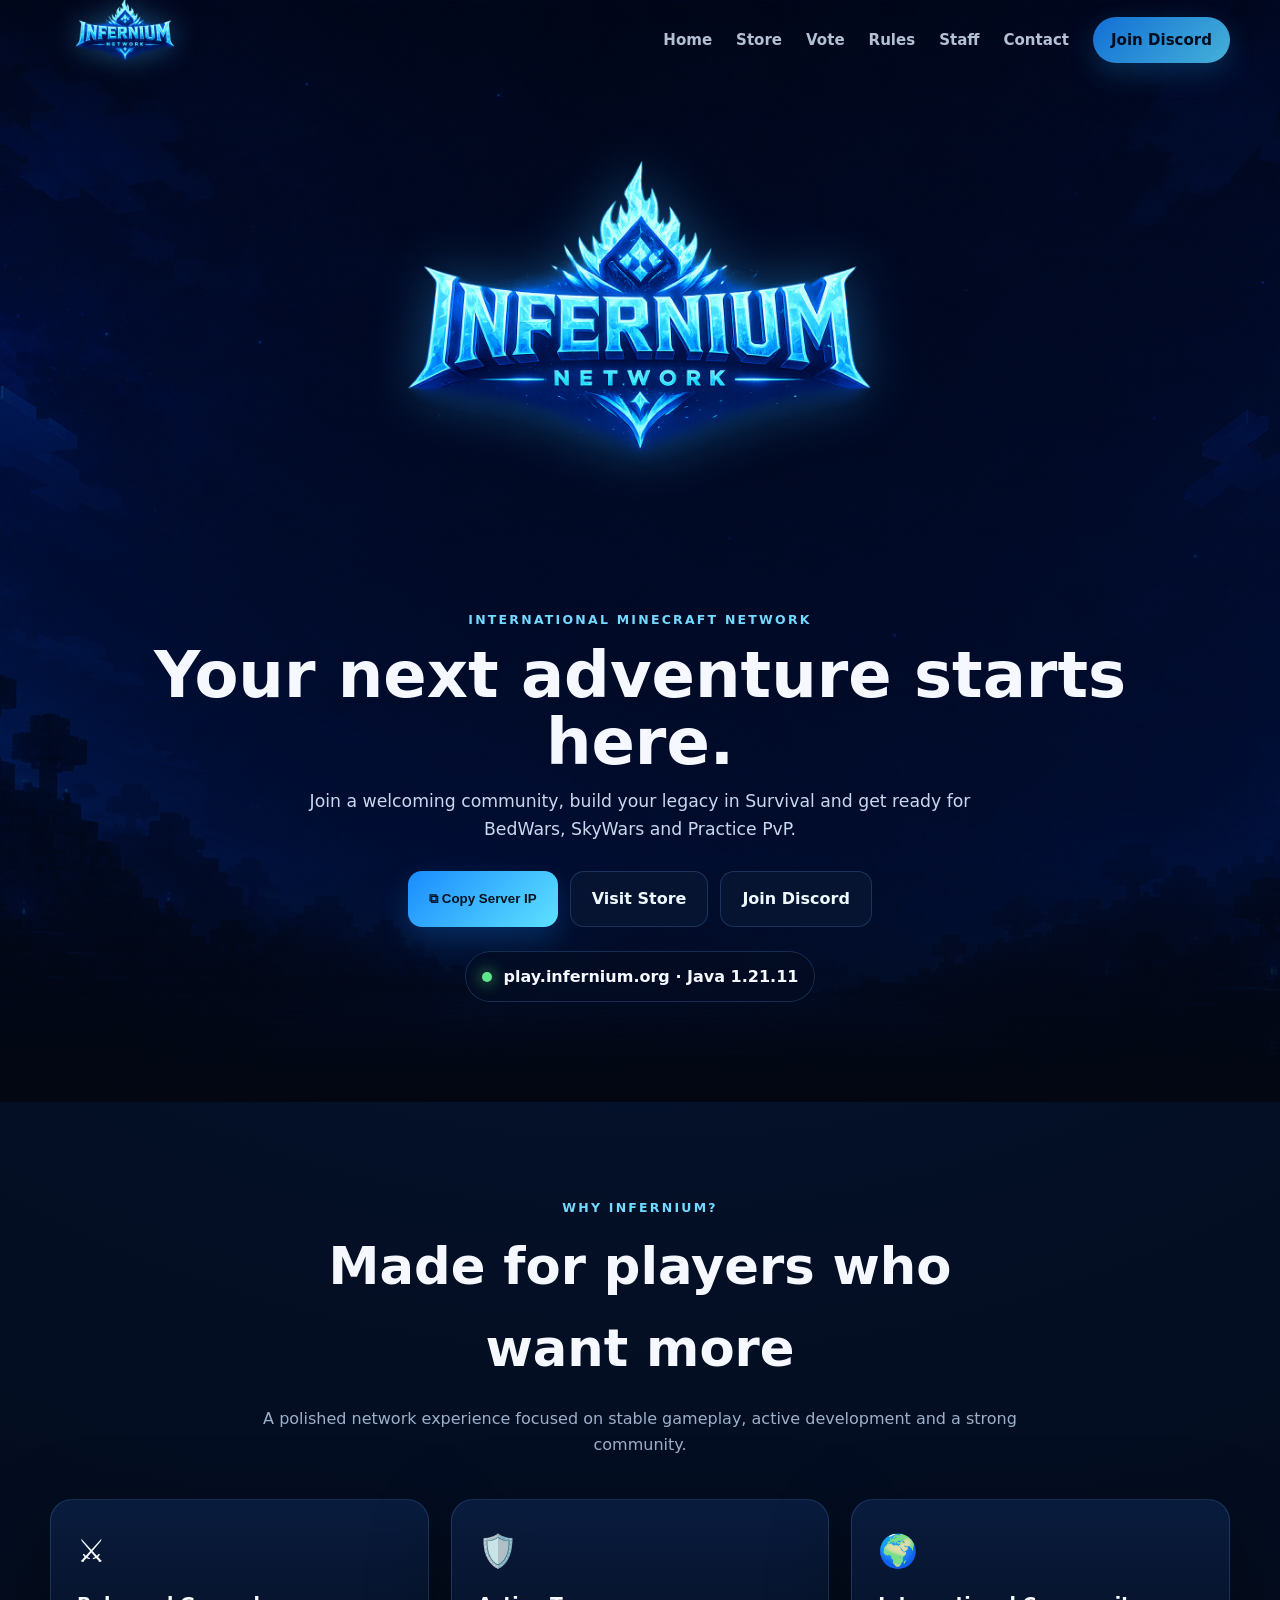
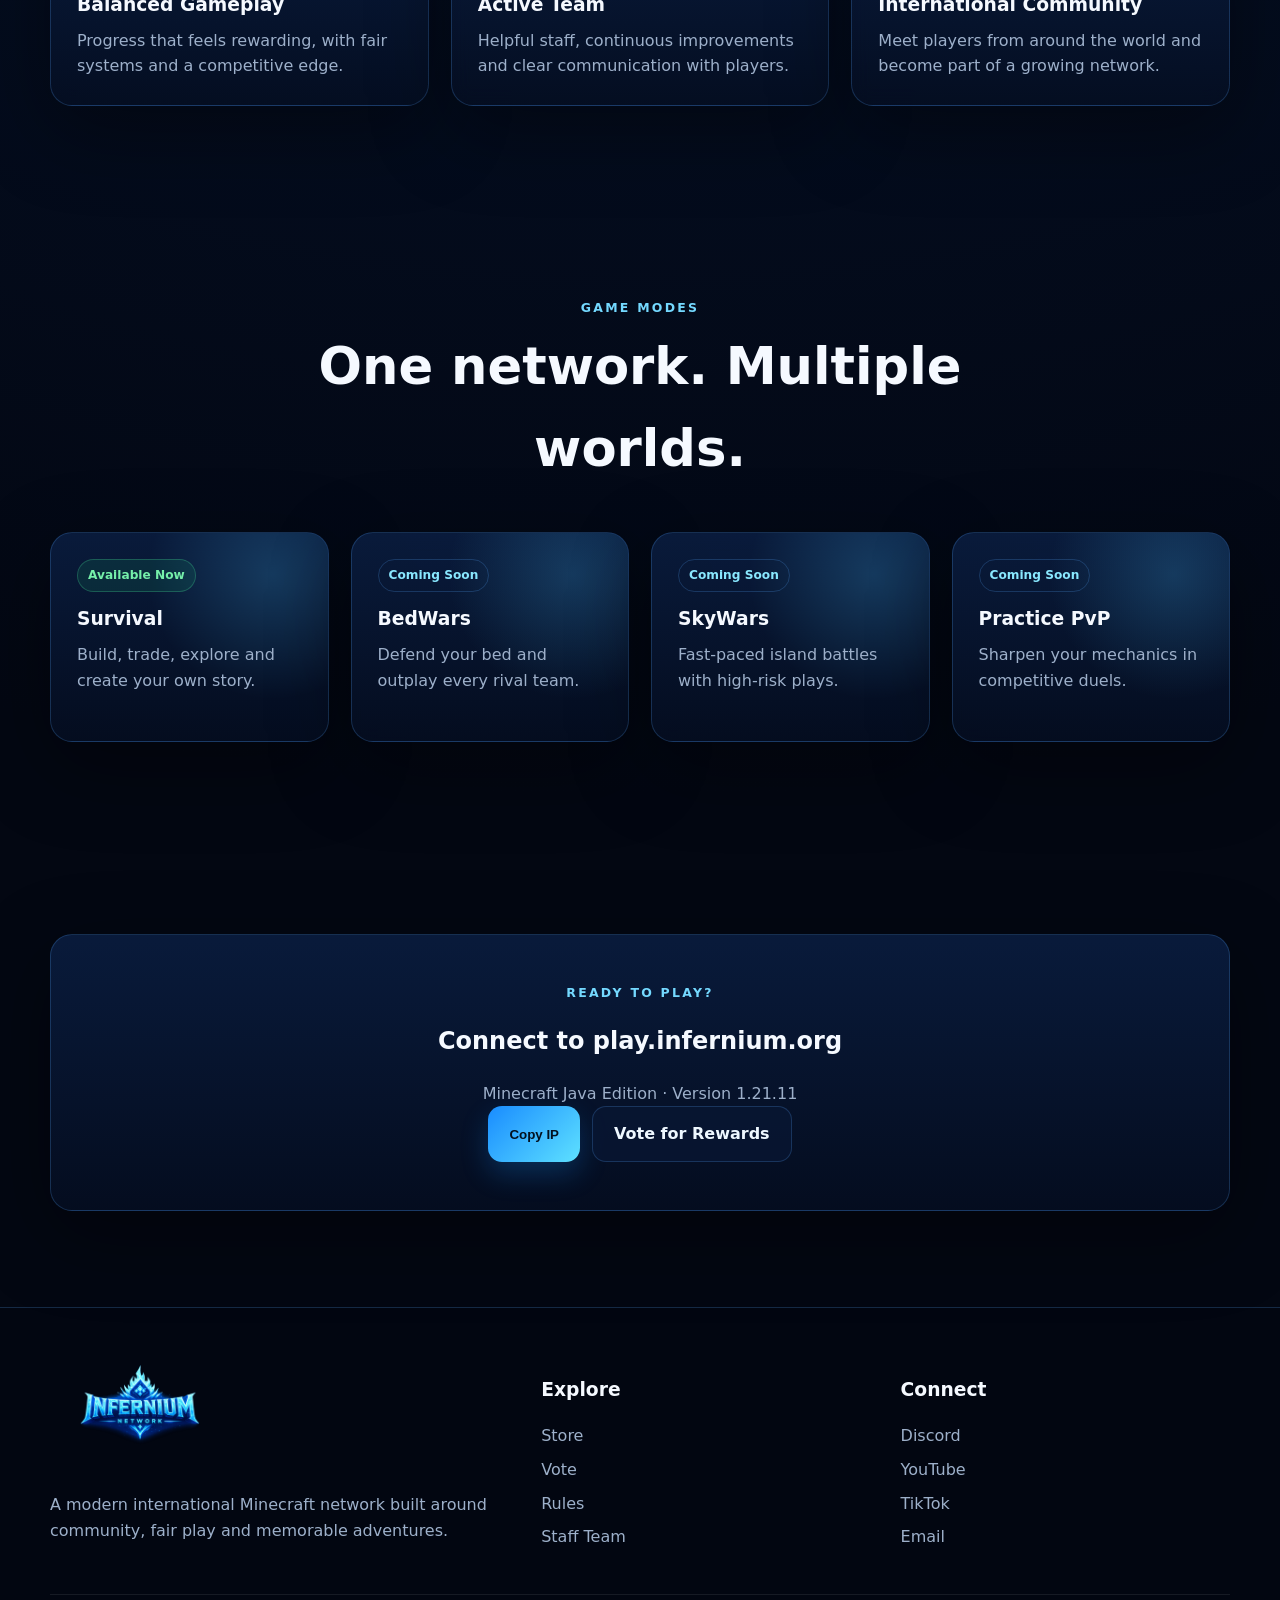
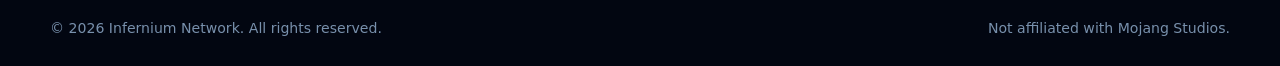
<file: index.html>
<!doctype html><html lang="en"><head><meta charset="utf-8"><meta name="viewport" content="width=device-width,initial-scale=1"><meta name="theme-color" content="#071b4d"><meta name="description" content="Infernium Network — international Minecraft server with Survival and upcoming competitive game modes."><title>Infernium Network | Minecraft Server</title><link rel="stylesheet" href="css/style.css"></head><body><header class="site-header"><div class="container navbar"><a class="brand" href="index.html"><img src="images/logo.png" alt="Infernium Network"></a><button class="menu-btn" aria-label="Open menu">☰</button><nav class="nav-links"><a href="index.html">Home</a><a href="store.html">Store</a><a href="vote.html">Vote</a><a href="rules.html">Rules</a><a href="staff.html">Staff</a><a href="contact.html">Contact</a><a class="nav-cta" href="https://discord.gg/QWWmxSHefB" target="_blank" rel="noopener">Join Discord</a></nav></div></header>
<main><section class="hero"><div class="container hero-content"><img class="hero-logo" src="images/logo.png" alt="Infernium Network"><div class="eyebrow">International Minecraft Network</div><h1>Your next adventure starts here.</h1><p>Join a welcoming community, build your legacy in Survival and get ready for BedWars, SkyWars and Practice PvP.</p><div class="hero-actions"><button class="btn" data-copy-ip>⧉ Copy Server IP</button><a class="btn secondary" href="https://infernium-smp.tebex.store/" target="_blank">Visit Store</a><a class="btn secondary" href="https://discord.gg/QWWmxSHefB" target="_blank">Join Discord</a></div><div class="server-pill" data-server-status><span class="status-dot"></span>Checking server status…</div></div></section>
<section class="section"><div class="container"><div class="section-head reveal"><div class="eyebrow">Why Infernium?</div><h2>Made for players who want more</h2><p>A polished network experience focused on stable gameplay, active development and a strong community.</p></div><div class="grid features"><article class="card reveal"><div class="feature-icon">⚔️</div><h3>Balanced Gameplay</h3><p>Progress that feels rewarding, with fair systems and a competitive edge.</p></article><article class="card reveal"><div class="feature-icon">🛡️</div><h3>Active Team</h3><p>Helpful staff, continuous improvements and clear communication with players.</p></article><article class="card reveal"><div class="feature-icon">🌍</div><h3>International Community</h3><p>Meet players from around the world and become part of a growing network.</p></article></div></div></section>
<section class="section"><div class="container"><div class="section-head reveal"><div class="eyebrow">Game Modes</div><h2>One network. Multiple worlds.</h2></div><div class="grid modes"><article class="card mode-card reveal"><span class="tag live">Available Now</span><h3>Survival</h3><p>Build, trade, explore and create your own story.</p></article><article class="card mode-card reveal"><span class="tag">Coming Soon</span><h3>BedWars</h3><p>Defend your bed and outplay every rival team.</p></article><article class="card mode-card reveal"><span class="tag">Coming Soon</span><h3>SkyWars</h3><p>Fast-paced island battles with high-risk plays.</p></article><article class="card mode-card reveal"><span class="tag">Coming Soon</span><h3>Practice PvP</h3><p>Sharpen your mechanics in competitive duels.</p></article></div></div></section>
<section class="section"><div class="container card reveal" style="text-align:center;padding:48px"><div class="eyebrow">Ready to play?</div><h2>Connect to play.infernium.org</h2><p style="color:var(--muted)">Minecraft Java Edition · Version 1.21.11</p><div class="button-row"><button class="btn" data-copy-ip>Copy IP</button><a class="btn secondary" href="vote.html">Vote for Rewards</a></div></div></section></main><footer class="site-footer"><div class="container"><div class="footer-grid"><div><img class="footer-logo" src="images/logo.png" alt="Infernium Network"><p style="color:var(--muted);max-width:440px">A modern international Minecraft network built around community, fair play and memorable adventures.</p></div><div><h3>Explore</h3><div class="footer-links"><a href="store.html">Store</a><a href="vote.html">Vote</a><a href="rules.html">Rules</a><a href="staff.html">Staff Team</a></div></div><div><h3>Connect</h3><div class="footer-links"><a href="https://discord.gg/QWWmxSHefB" target="_blank">Discord</a><a href="https://www.youtube.com/@%E5%BD%B1%E9%9B%B6-y7g2w" target="_blank">YouTube</a><a href="https://www.tiktok.com/@infernium.smp?is_from_webapp=1&sender_device=pc" target="_blank">TikTok</a><a href="mailto:itsreikage@gmail.com">Email</a></div></div></div><div class="footer-bottom"><span>© 2026 Infernium Network. All rights reserved.</span><span>Not affiliated with Mojang Studios.</span></div></div></footer><div class="toast"></div><script src="js/script.js"></script></body></html>
</file>
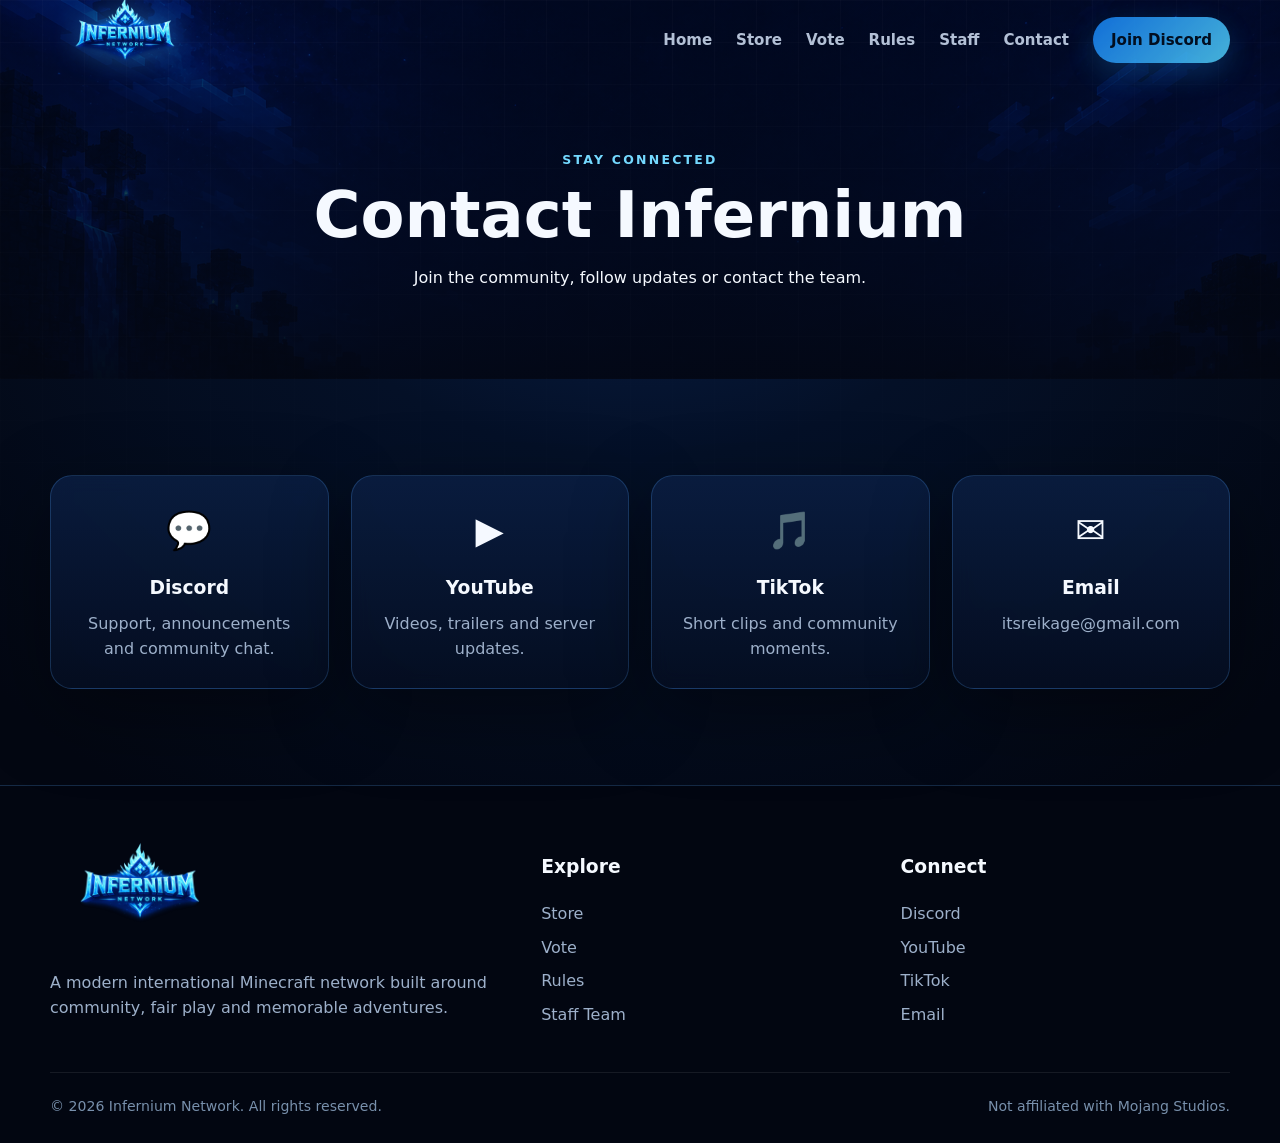
<file: contact.html>
<!doctype html><html lang="en"><head><meta charset="utf-8"><meta name="viewport" content="width=device-width,initial-scale=1"><title>Contact | Infernium Network</title><link rel="stylesheet" href="css/style.css"></head><body><header class="site-header"><div class="container navbar"><a class="brand" href="index.html"><img src="images/logo.png" alt="Infernium Network"></a><button class="menu-btn" aria-label="Open menu">☰</button><nav class="nav-links"><a href="index.html">Home</a><a href="store.html">Store</a><a href="vote.html">Vote</a><a href="rules.html">Rules</a><a href="staff.html">Staff</a><a href="contact.html">Contact</a><a class="nav-cta" href="https://discord.gg/QWWmxSHefB" target="_blank" rel="noopener">Join Discord</a></nav></div></header><main><section class="page-hero"><div class="container"><div class="eyebrow">Stay Connected</div><h1>Contact Infernium</h1><p>Join the community, follow updates or contact the team.</p></div></section><section class="section"><div class="container"><div class="grid contact-grid"><a class="card contact-card reveal" href="https://discord.gg/QWWmxSHefB" target="_blank"><div class="icon">💬</div><h3>Discord</h3><p>Support, announcements and community chat.</p></a><a class="card contact-card reveal" href="https://www.youtube.com/@%E5%BD%B1%E9%9B%B6-y7g2w" target="_blank"><div class="icon">▶️</div><h3>YouTube</h3><p>Videos, trailers and server updates.</p></a><a class="card contact-card reveal" href="https://www.tiktok.com/@infernium.smp?is_from_webapp=1&sender_device=pc" target="_blank"><div class="icon">🎵</div><h3>TikTok</h3><p>Short clips and community moments.</p></a><a class="card contact-card reveal" href="mailto:itsreikage@gmail.com"><div class="icon">✉️</div><h3>Email</h3><p>itsreikage@gmail.com</p></a></div></div></section></main><footer class="site-footer"><div class="container"><div class="footer-grid"><div><img class="footer-logo" src="images/logo.png" alt="Infernium Network"><p style="color:var(--muted);max-width:440px">A modern international Minecraft network built around community, fair play and memorable adventures.</p></div><div><h3>Explore</h3><div class="footer-links"><a href="store.html">Store</a><a href="vote.html">Vote</a><a href="rules.html">Rules</a><a href="staff.html">Staff Team</a></div></div><div><h3>Connect</h3><div class="footer-links"><a href="https://discord.gg/QWWmxSHefB" target="_blank">Discord</a><a href="https://www.youtube.com/@%E5%BD%B1%E9%9B%B6-y7g2w" target="_blank">YouTube</a><a href="https://www.tiktok.com/@infernium.smp?is_from_webapp=1&sender_device=pc" target="_blank">TikTok</a><a href="mailto:itsreikage@gmail.com">Email</a></div></div></div><div class="footer-bottom"><span>© 2026 Infernium Network. All rights reserved.</span><span>Not affiliated with Mojang Studios.</span></div></div></footer><div class="toast"></div><script src="js/script.js"></script></body></html>
</file>
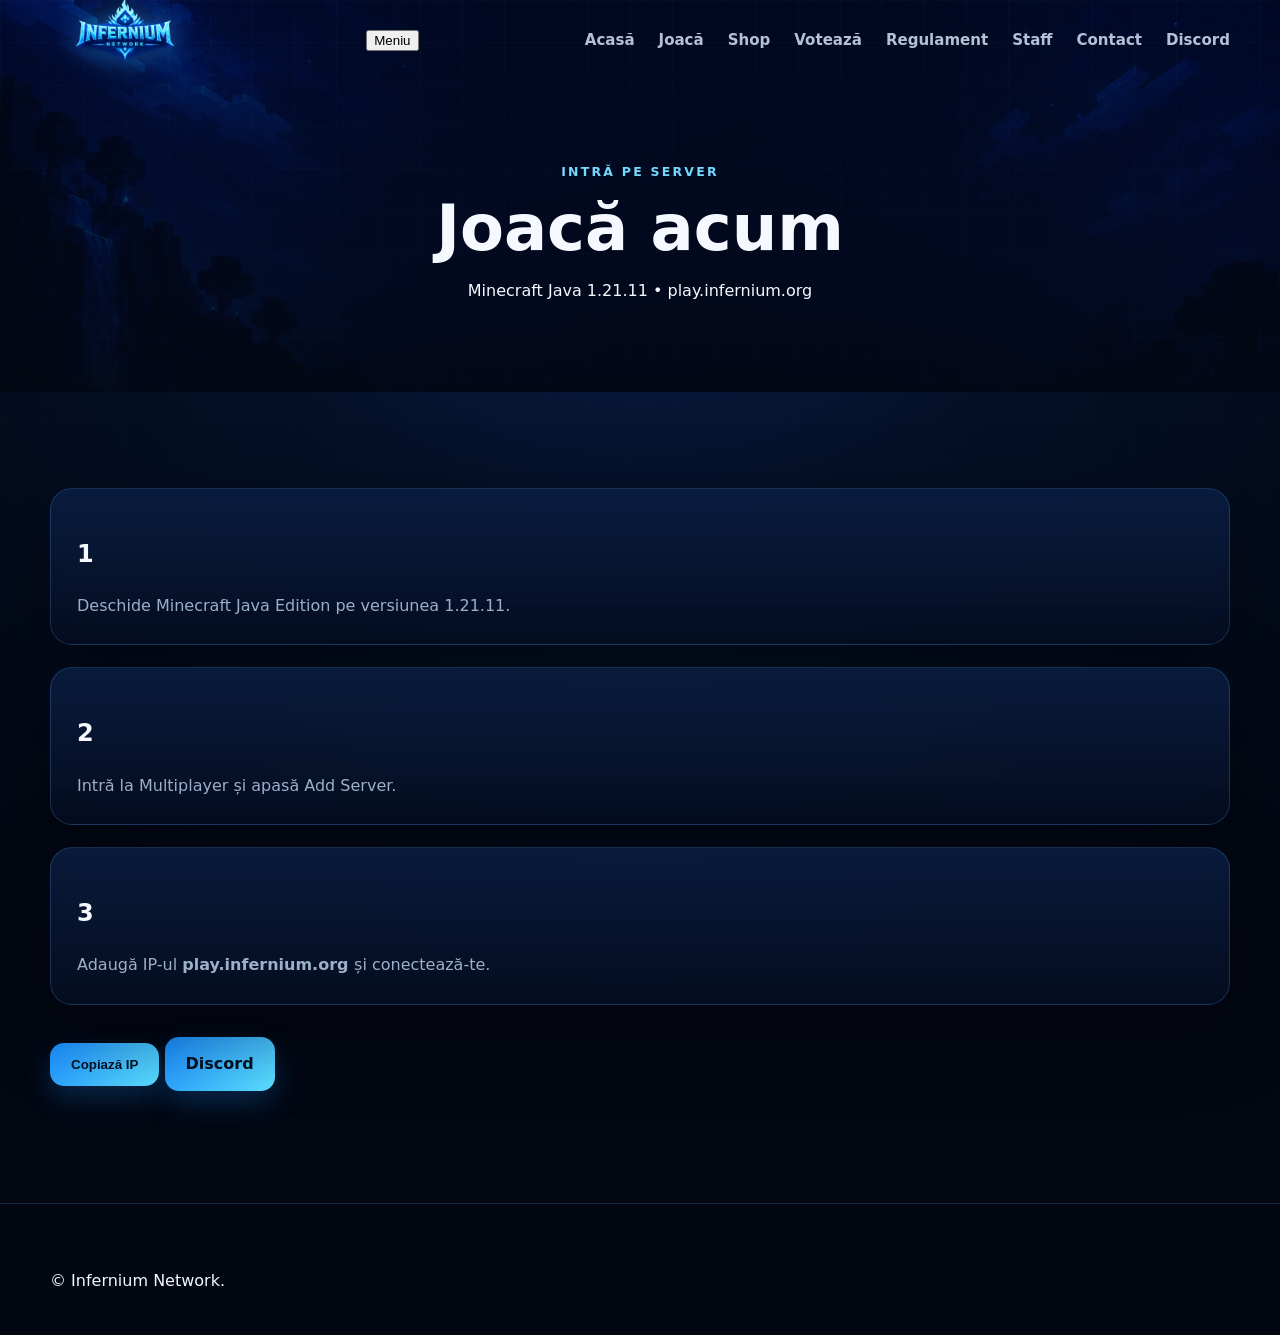
<file: play.html>
<!DOCTYPE html>
<html lang="ro">
 <head>
  <meta charset="utf-8"/>
  <meta content="width=device-width,initial-scale=1" name="viewport"/>
  <title>
   Joacă | Infernium Network
  </title>
  <link href="css/style.css" rel="stylesheet"/>
 </head>
 <body>
  <header class="site-header">
   <div class="container navbar">
    <a class="brand" href="index.html">
     <img src="images/logo.png"/>
    </a>
    <button class="menu-toggle">
     Meniu
    </button>
    <nav class="nav-links">
     <a href="index.html">
      Acasă
     </a>
     <a href="play.html">
      Joacă
     </a>
     <a href="store.html">
      Shop
     </a>
     <a href="vote.html">
      Votează
     </a>
     <a href="rules.html">
      Regulament
     </a>
     <a href="staff.html">
      Staff
     </a>
     <a href="contact.html">
      Contact
     </a>
     <a class="nav-discord" href="https://discord.gg/QWWmxSHefB">
      Discord
     </a>
    </nav>
   </div>
  </header>
  <main>
   <section class="page-hero">
    <p class="eyebrow">
     Intră pe server
    </p>
    <h1>
     Joacă acum
    </h1>
    <p>
     Minecraft Java 1.21.11 • play.infernium.org
    </p>
   </section>
   <section class="section">
    <div class="container">
     <div class="grid grid-3">
      <article class="card reveal">
       <h2>
        1
       </h2>
       <p>
        Deschide Minecraft Java Edition pe versiunea 1.21.11.
       </p>
      </article>
      <article class="card reveal">
       <h2>
        2
       </h2>
       <p>
        Intră la Multiplayer și apasă Add Server.
       </p>
      </article>
      <article class="card reveal">
       <h2>
        3
       </h2>
       <p>
        Adaugă IP-ul
        <strong>
         play.infernium.org
        </strong>
        și conectează-te.
       </p>
      </article>
     </div>
     <div class="actions" style="margin-top:32px">
      <button class="btn btn-primary" data-copy-ip="" data-message-target="#copy-message">
       Copiază IP
      </button>
      <a class="btn btn-discord" href="https://discord.gg/QWWmxSHefB">
       Discord
      </a>
     </div>
     <p class="copy-message" id="copy-message" style="text-align:center">
     </p>
    </div>
   </section>
  </main>
  <footer class="site-footer">
   <div class="container">
    <p class="copyright">
     ©
     <span data-year="">
     </span>
     Infernium Network.
    </p>
   </div>
  </footer>
  <script src="js/script.js">
  </script>
 </body>
</html>
</file>
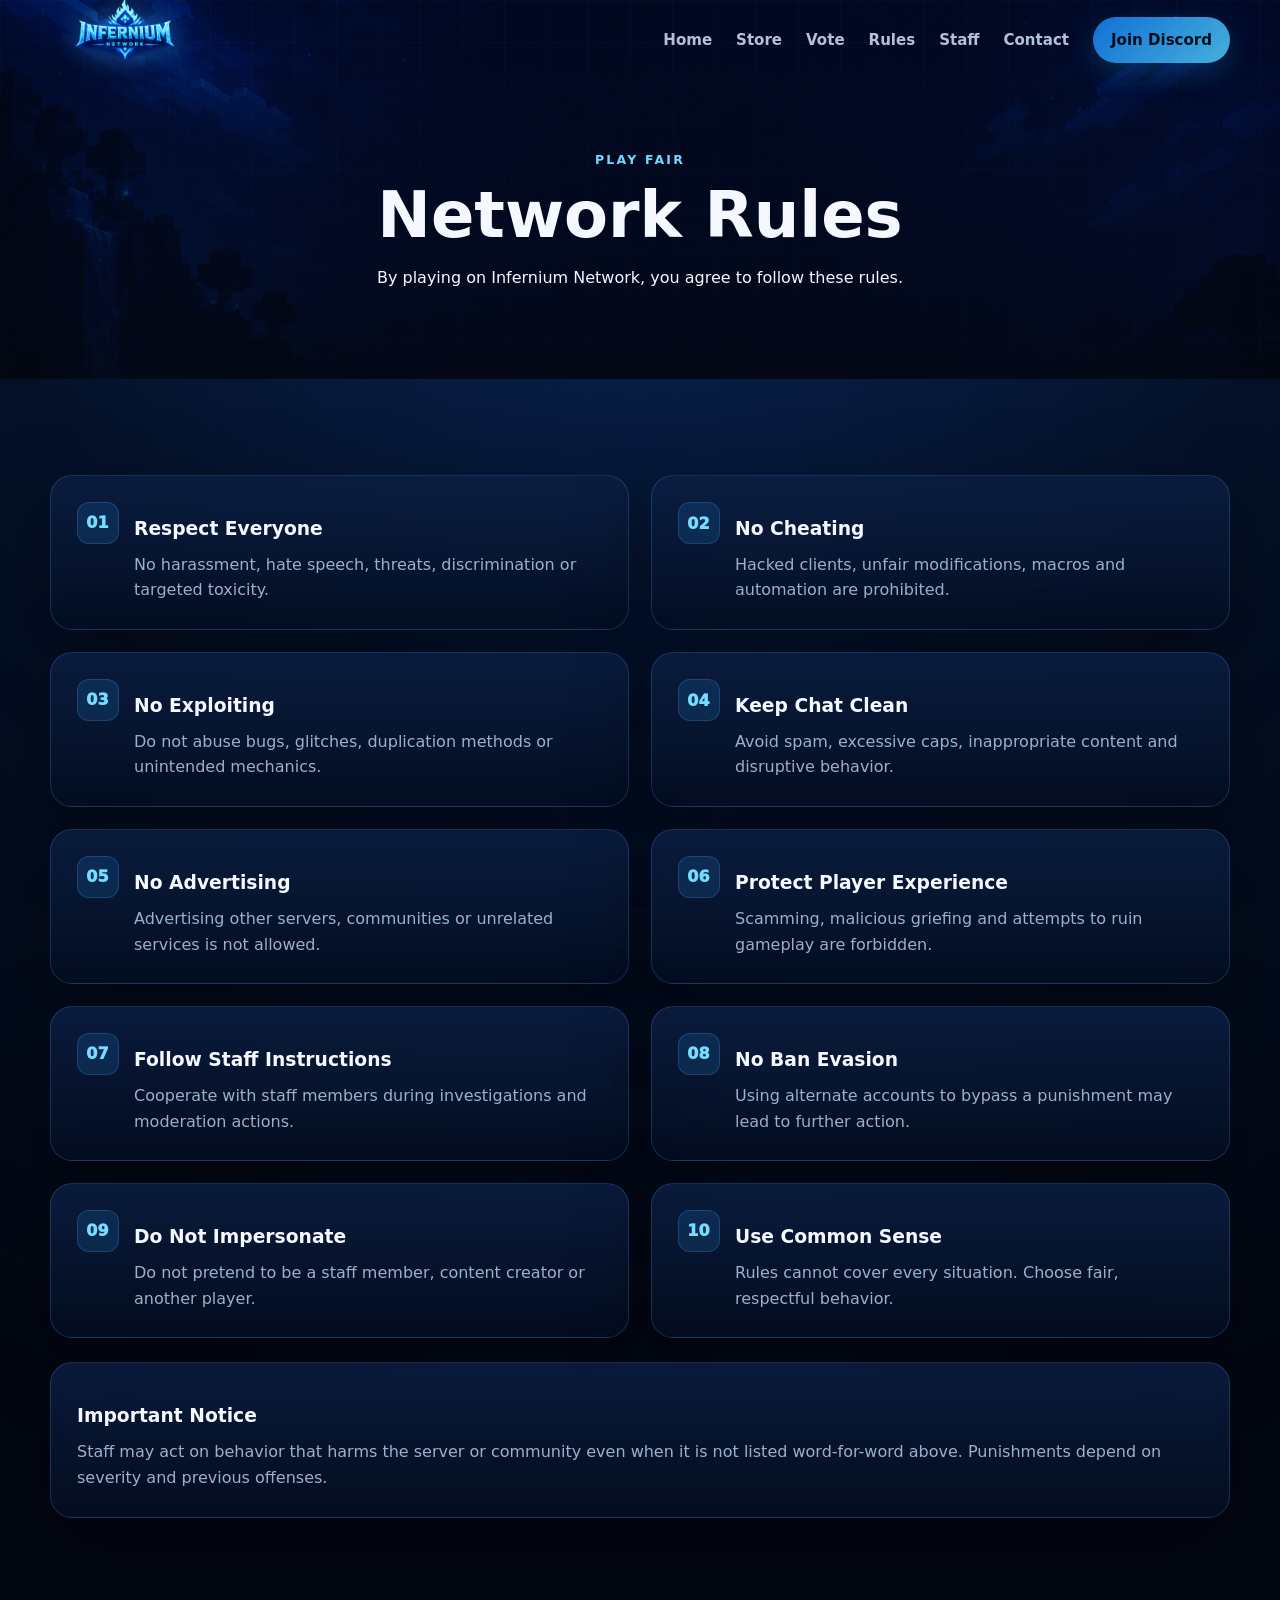
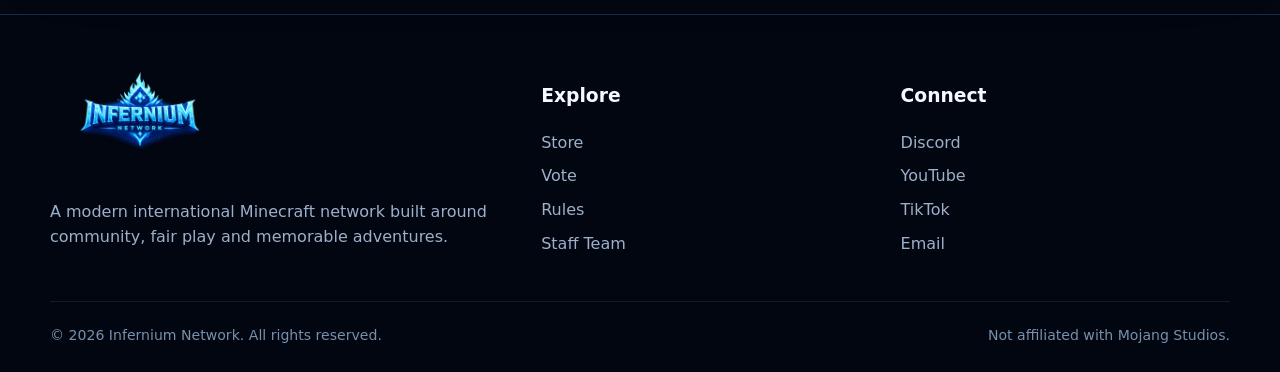
<file: rules.html>
<!doctype html><html lang="en"><head><meta charset="utf-8"><meta name="viewport" content="width=device-width,initial-scale=1"><title>Rules | Infernium Network</title><link rel="stylesheet" href="css/style.css"></head><body><header class="site-header"><div class="container navbar"><a class="brand" href="index.html"><img src="images/logo.png" alt="Infernium Network"></a><button class="menu-btn" aria-label="Open menu">☰</button><nav class="nav-links"><a href="index.html">Home</a><a href="store.html">Store</a><a href="vote.html">Vote</a><a href="rules.html">Rules</a><a href="staff.html">Staff</a><a href="contact.html">Contact</a><a class="nav-cta" href="https://discord.gg/QWWmxSHefB" target="_blank" rel="noopener">Join Discord</a></nav></div></header><main><section class="page-hero"><div class="container"><div class="eyebrow">Play Fair</div><h1>Network Rules</h1><p>By playing on Infernium Network, you agree to follow these rules.</p></div></section><section class="section"><div class="container"><div class="grid rules-grid">
<article class="card rule reveal"><div class="rule-number">01</div><div><h3>Respect Everyone</h3><p>No harassment, hate speech, threats, discrimination or targeted toxicity.</p></div></article><article class="card rule reveal"><div class="rule-number">02</div><div><h3>No Cheating</h3><p>Hacked clients, unfair modifications, macros and automation are prohibited.</p></div></article><article class="card rule reveal"><div class="rule-number">03</div><div><h3>No Exploiting</h3><p>Do not abuse bugs, glitches, duplication methods or unintended mechanics.</p></div></article><article class="card rule reveal"><div class="rule-number">04</div><div><h3>Keep Chat Clean</h3><p>Avoid spam, excessive caps, inappropriate content and disruptive behavior.</p></div></article><article class="card rule reveal"><div class="rule-number">05</div><div><h3>No Advertising</h3><p>Advertising other servers, communities or unrelated services is not allowed.</p></div></article><article class="card rule reveal"><div class="rule-number">06</div><div><h3>Protect Player Experience</h3><p>Scamming, malicious griefing and attempts to ruin gameplay are forbidden.</p></div></article><article class="card rule reveal"><div class="rule-number">07</div><div><h3>Follow Staff Instructions</h3><p>Cooperate with staff members during investigations and moderation actions.</p></div></article><article class="card rule reveal"><div class="rule-number">08</div><div><h3>No Ban Evasion</h3><p>Using alternate accounts to bypass a punishment may lead to further action.</p></div></article><article class="card rule reveal"><div class="rule-number">09</div><div><h3>Do Not Impersonate</h3><p>Do not pretend to be a staff member, content creator or another player.</p></div></article><article class="card rule reveal"><div class="rule-number">10</div><div><h3>Use Common Sense</h3><p>Rules cannot cover every situation. Choose fair, respectful behavior.</p></div></article></div><div class="card reveal" style="margin-top:24px"><h3>Important Notice</h3><p>Staff may act on behavior that harms the server or community even when it is not listed word-for-word above. Punishments depend on severity and previous offenses.</p></div></div></section></main><footer class="site-footer"><div class="container"><div class="footer-grid"><div><img class="footer-logo" src="images/logo.png" alt="Infernium Network"><p style="color:var(--muted);max-width:440px">A modern international Minecraft network built around community, fair play and memorable adventures.</p></div><div><h3>Explore</h3><div class="footer-links"><a href="store.html">Store</a><a href="vote.html">Vote</a><a href="rules.html">Rules</a><a href="staff.html">Staff Team</a></div></div><div><h3>Connect</h3><div class="footer-links"><a href="https://discord.gg/QWWmxSHefB" target="_blank">Discord</a><a href="https://www.youtube.com/@%E5%BD%B1%E9%9B%B6-y7g2w" target="_blank">YouTube</a><a href="https://www.tiktok.com/@infernium.smp?is_from_webapp=1&sender_device=pc" target="_blank">TikTok</a><a href="mailto:itsreikage@gmail.com">Email</a></div></div></div><div class="footer-bottom"><span>© 2026 Infernium Network. All rights reserved.</span><span>Not affiliated with Mojang Studios.</span></div></div></footer><div class="toast"></div><script src="js/script.js"></script></body></html>
</file>
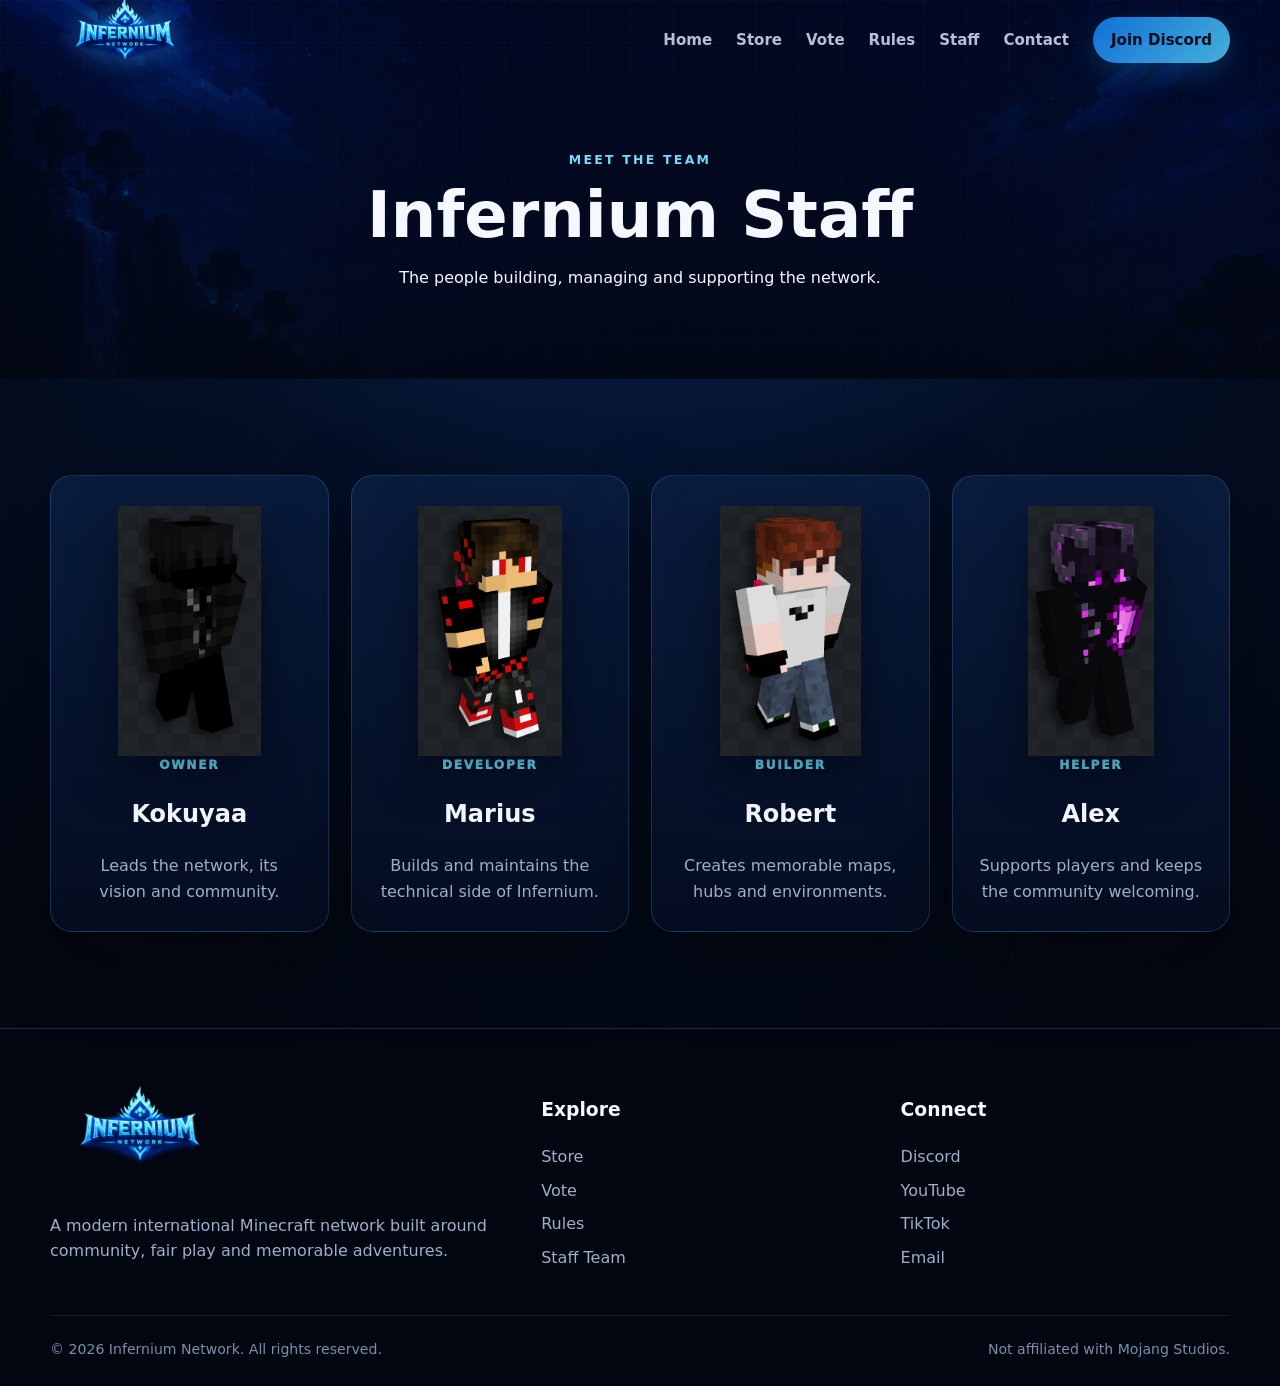
<file: staff.html>
<!doctype html><html lang="en"><head><meta charset="utf-8"><meta name="viewport" content="width=device-width,initial-scale=1"><title>Staff | Infernium Network</title><link rel="stylesheet" href="css/style.css"></head><body><header class="site-header"><div class="container navbar"><a class="brand" href="index.html"><img src="images/logo.png" alt="Infernium Network"></a><button class="menu-btn" aria-label="Open menu">☰</button><nav class="nav-links"><a href="index.html">Home</a><a href="store.html">Store</a><a href="vote.html">Vote</a><a href="rules.html">Rules</a><a href="staff.html">Staff</a><a href="contact.html">Contact</a><a class="nav-cta" href="https://discord.gg/QWWmxSHefB" target="_blank" rel="noopener">Join Discord</a></nav></div></header><main><section class="page-hero"><div class="container"><div class="eyebrow">Meet the Team</div><h1>Infernium Staff</h1><p>The people building, managing and supporting the network.</p></div></section><section class="section"><div class="container"><div class="grid staff-grid"><article class="card staff-card reveal"><img src="images/staff/kokuyaa.png" alt="Kokuyaa"><div class="role">Owner</div><h2>Kokuyaa</h2><p>Leads the network, its vision and community.</p></article><article class="card staff-card reveal"><img src="images/staff/marius.png" alt="Marius"><div class="role">Developer</div><h2>Marius</h2><p>Builds and maintains the technical side of Infernium.</p></article><article class="card staff-card reveal"><img src="images/staff/robert.png" alt="Robert"><div class="role">Builder</div><h2>Robert</h2><p>Creates memorable maps, hubs and environments.</p></article><article class="card staff-card reveal"><img src="images/staff/alex.png" alt="Alex"><div class="role">Helper</div><h2>Alex</h2><p>Supports players and keeps the community welcoming.</p></article></div></div></section></main><footer class="site-footer"><div class="container"><div class="footer-grid"><div><img class="footer-logo" src="images/logo.png" alt="Infernium Network"><p style="color:var(--muted);max-width:440px">A modern international Minecraft network built around community, fair play and memorable adventures.</p></div><div><h3>Explore</h3><div class="footer-links"><a href="store.html">Store</a><a href="vote.html">Vote</a><a href="rules.html">Rules</a><a href="staff.html">Staff Team</a></div></div><div><h3>Connect</h3><div class="footer-links"><a href="https://discord.gg/QWWmxSHefB" target="_blank">Discord</a><a href="https://www.youtube.com/@%E5%BD%B1%E9%9B%B6-y7g2w" target="_blank">YouTube</a><a href="https://www.tiktok.com/@infernium.smp?is_from_webapp=1&sender_device=pc" target="_blank">TikTok</a><a href="mailto:itsreikage@gmail.com">Email</a></div></div></div><div class="footer-bottom"><span>© 2026 Infernium Network. All rights reserved.</span><span>Not affiliated with Mojang Studios.</span></div></div></footer><div class="toast"></div><script src="js/script.js"></script></body></html>
</file>
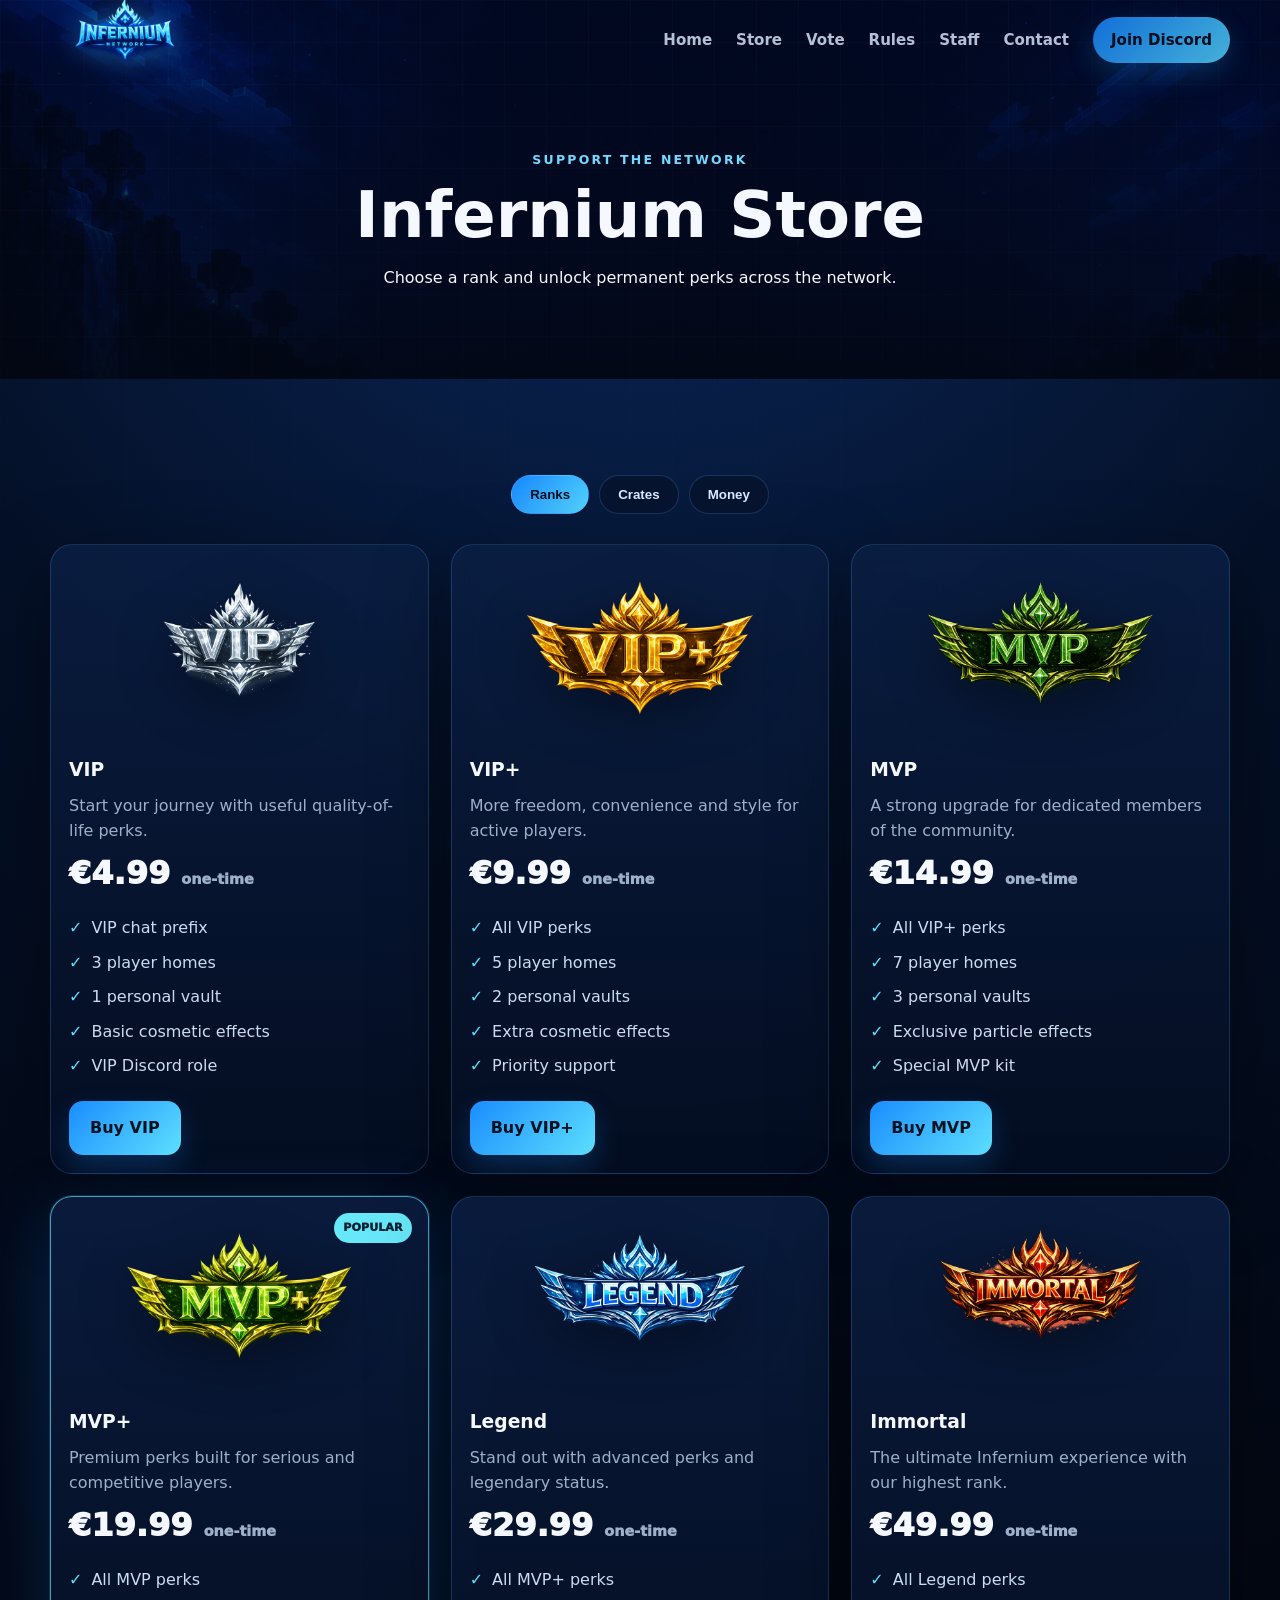
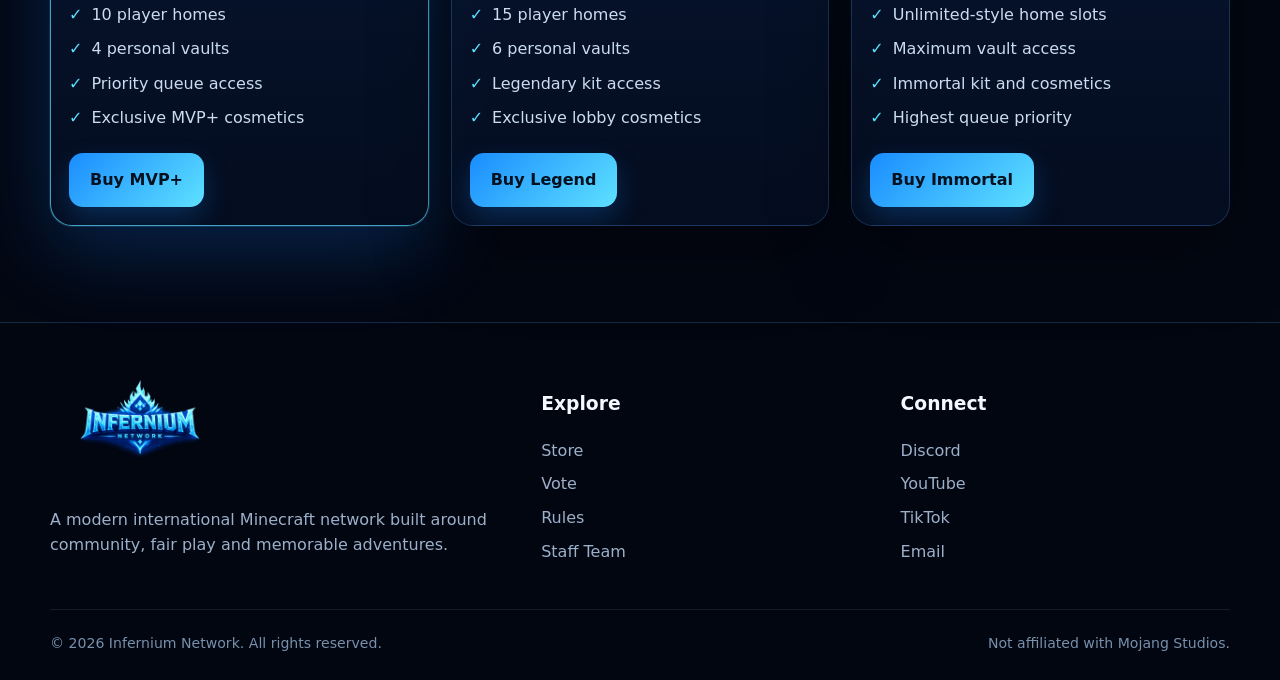
<file: store.html>
<!doctype html><html lang="en"><head><meta charset="utf-8"><meta name="viewport" content="width=device-width,initial-scale=1"><title>Store | Infernium Network</title><link rel="stylesheet" href="css/style.css"></head><body><header class="site-header"><div class="container navbar"><a class="brand" href="index.html"><img src="images/logo.png" alt="Infernium Network"></a><button class="menu-btn" aria-label="Open menu">☰</button><nav class="nav-links"><a href="index.html">Home</a><a href="store.html">Store</a><a href="vote.html">Vote</a><a href="rules.html">Rules</a><a href="staff.html">Staff</a><a href="contact.html">Contact</a><a class="nav-cta" href="https://discord.gg/QWWmxSHefB" target="_blank" rel="noopener">Join Discord</a></nav></div></header><main><section class="page-hero"><div class="container"><div class="eyebrow">Support the Network</div><h1>Infernium Store</h1><p>Choose a rank and unlock permanent perks across the network.</p></div></section><section class="section"><div class="container"><div class="store-tabs"><button class="tab-btn active" data-tab="ranks">Ranks</button><button class="tab-btn" data-tab="crates">Crates</button><button class="tab-btn" data-tab="money">Money</button></div><div data-shop-panel="ranks" class="grid rank-grid">
<article class="card rank-card reveal"><div class="rank-art"><img src="images/ranks/vip.png" alt="VIP"></div><h3>VIP</h3><p>Start your journey with useful quality-of-life perks.</p><div class="price">€4.99 <span>one-time</span></div><ul class="benefits"><li>VIP chat prefix</li><li>3 player homes</li><li>1 personal vault</li><li>Basic cosmetic effects</li><li>VIP Discord role</li></ul><a class="btn" href="https://infernium-smp.tebex.store/" target="_blank">Buy VIP</a></article>
<article class="card rank-card reveal"><div class="rank-art"><img src="images/ranks/vipplus.png" alt="VIP Plus"></div><h3>VIP+</h3><p>More freedom, convenience and style for active players.</p><div class="price">€9.99 <span>one-time</span></div><ul class="benefits"><li>All VIP perks</li><li>5 player homes</li><li>2 personal vaults</li><li>Extra cosmetic effects</li><li>Priority support</li></ul><a class="btn" href="https://infernium-smp.tebex.store/" target="_blank">Buy VIP+</a></article>
<article class="card rank-card reveal"><div class="rank-art"><img src="images/ranks/mvp.png" alt="MVP"></div><h3>MVP</h3><p>A strong upgrade for dedicated members of the community.</p><div class="price">€14.99 <span>one-time</span></div><ul class="benefits"><li>All VIP+ perks</li><li>7 player homes</li><li>3 personal vaults</li><li>Exclusive particle effects</li><li>Special MVP kit</li></ul><a class="btn" href="https://infernium-smp.tebex.store/" target="_blank">Buy MVP</a></article>
<article class="card rank-card popular reveal"><span class="popular-label">POPULAR</span><div class="rank-art"><img src="images/ranks/mvpplus.png" alt="MVP Plus"></div><h3>MVP+</h3><p>Premium perks built for serious and competitive players.</p><div class="price">€19.99 <span>one-time</span></div><ul class="benefits"><li>All MVP perks</li><li>10 player homes</li><li>4 personal vaults</li><li>Priority queue access</li><li>Exclusive MVP+ cosmetics</li></ul><a class="btn" href="https://infernium-smp.tebex.store/" target="_blank">Buy MVP+</a></article>
<article class="card rank-card reveal"><div class="rank-art"><img src="images/ranks/legend.png" alt="Legend"></div><h3>Legend</h3><p>Stand out with advanced perks and legendary status.</p><div class="price">€29.99 <span>one-time</span></div><ul class="benefits"><li>All MVP+ perks</li><li>15 player homes</li><li>6 personal vaults</li><li>Legendary kit access</li><li>Exclusive lobby cosmetics</li></ul><a class="btn" href="https://infernium-smp.tebex.store/" target="_blank">Buy Legend</a></article>
<article class="card rank-card reveal"><div class="rank-art"><img src="images/ranks/immortal.png" alt="Immortal"></div><h3>Immortal</h3><p>The ultimate Infernium experience with our highest rank.</p><div class="price">€49.99 <span>one-time</span></div><ul class="benefits"><li>All Legend perks</li><li>Unlimited-style home slots</li><li>Maximum vault access</li><li>Immortal kit and cosmetics</li><li>Highest queue priority</li></ul><a class="btn" href="https://infernium-smp.tebex.store/" target="_blank">Buy Immortal</a></article></div>
<div data-shop-panel="crates" hidden><div class="card coming"><div><div class="big-icon">🎁</div><div class="eyebrow">Crates</div><h2>Coming Soon</h2><p>Exciting crate packages and exclusive rewards are currently in development.</p></div></div></div><div data-shop-panel="money" hidden><div class="card coming"><div><div class="big-icon">💰</div><div class="eyebrow">In-game Money</div><h2>Coming Soon</h2><p>Money packages will be available here in a future store update.</p></div></div></div></div></section></main><footer class="site-footer"><div class="container"><div class="footer-grid"><div><img class="footer-logo" src="images/logo.png" alt="Infernium Network"><p style="color:var(--muted);max-width:440px">A modern international Minecraft network built around community, fair play and memorable adventures.</p></div><div><h3>Explore</h3><div class="footer-links"><a href="store.html">Store</a><a href="vote.html">Vote</a><a href="rules.html">Rules</a><a href="staff.html">Staff Team</a></div></div><div><h3>Connect</h3><div class="footer-links"><a href="https://discord.gg/QWWmxSHefB" target="_blank">Discord</a><a href="https://www.youtube.com/@%E5%BD%B1%E9%9B%B6-y7g2w" target="_blank">YouTube</a><a href="https://www.tiktok.com/@infernium.smp?is_from_webapp=1&sender_device=pc" target="_blank">TikTok</a><a href="mailto:itsreikage@gmail.com">Email</a></div></div></div><div class="footer-bottom"><span>© 2026 Infernium Network. All rights reserved.</span><span>Not affiliated with Mojang Studios.</span></div></div></footer><div class="toast"></div><script src="js/script.js"></script></body></html>
</file>
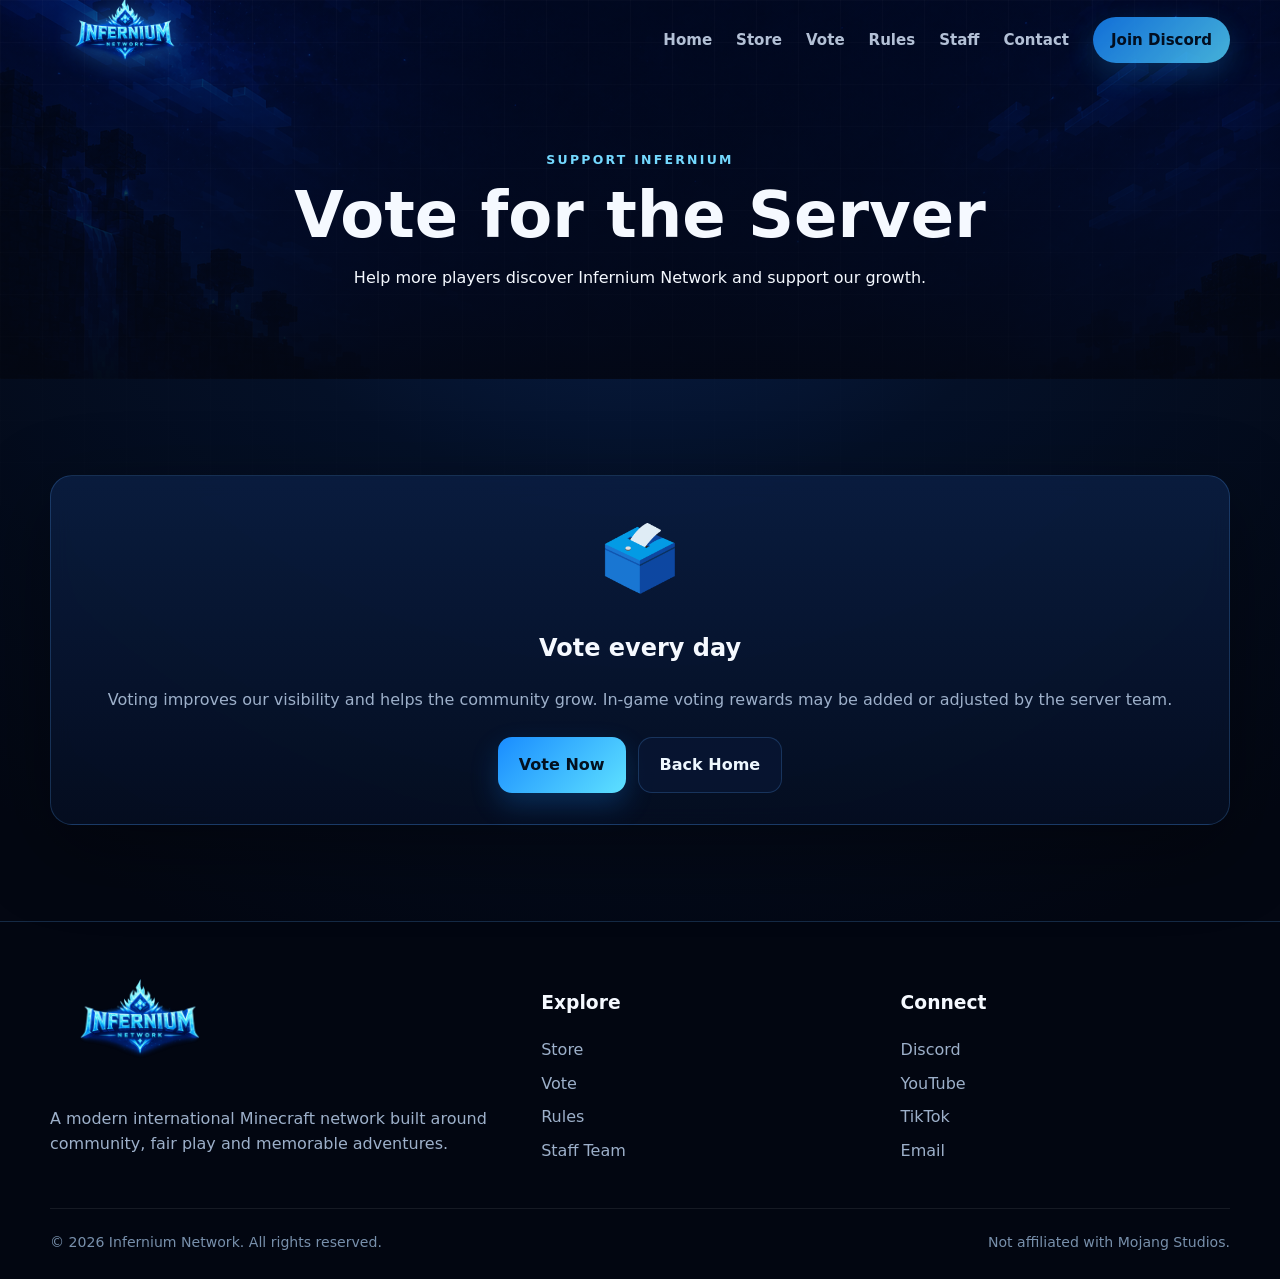
<file: vote.html>
<!doctype html><html lang="en"><head><meta charset="utf-8"><meta name="viewport" content="width=device-width,initial-scale=1"><title>Vote | Infernium Network</title><link rel="stylesheet" href="css/style.css"></head><body><header class="site-header"><div class="container navbar"><a class="brand" href="index.html"><img src="images/logo.png" alt="Infernium Network"></a><button class="menu-btn" aria-label="Open menu">☰</button><nav class="nav-links"><a href="index.html">Home</a><a href="store.html">Store</a><a href="vote.html">Vote</a><a href="rules.html">Rules</a><a href="staff.html">Staff</a><a href="contact.html">Contact</a><a class="nav-cta" href="https://discord.gg/QWWmxSHefB" target="_blank" rel="noopener">Join Discord</a></nav></div></header><main><section class="page-hero"><div class="container"><div class="eyebrow">Support Infernium</div><h1>Vote for the Server</h1><p>Help more players discover Infernium Network and support our growth.</p></div></section><section class="section"><div class="container"><div class="card coming reveal"><div><div class="big-icon">🗳️</div><h2>Vote every day</h2><p>Voting improves our visibility and helps the community grow. In-game voting rewards may be added or adjusted by the server team.</p><div class="button-row" style="margin-top:24px"><a class="btn" href="https://minecraft-mp.com/server/361557/vote/" target="_blank" rel="noopener">Vote Now</a><a class="btn secondary" href="index.html">Back Home</a></div></div></div></div></section></main><footer class="site-footer"><div class="container"><div class="footer-grid"><div><img class="footer-logo" src="images/logo.png" alt="Infernium Network"><p style="color:var(--muted);max-width:440px">A modern international Minecraft network built around community, fair play and memorable adventures.</p></div><div><h3>Explore</h3><div class="footer-links"><a href="store.html">Store</a><a href="vote.html">Vote</a><a href="rules.html">Rules</a><a href="staff.html">Staff Team</a></div></div><div><h3>Connect</h3><div class="footer-links"><a href="https://discord.gg/QWWmxSHefB" target="_blank">Discord</a><a href="https://www.youtube.com/@%E5%BD%B1%E9%9B%B6-y7g2w" target="_blank">YouTube</a><a href="https://www.tiktok.com/@infernium.smp?is_from_webapp=1&sender_device=pc" target="_blank">TikTok</a><a href="mailto:itsreikage@gmail.com">Email</a></div></div></div><div class="footer-bottom"><span>© 2026 Infernium Network. All rights reserved.</span><span>Not affiliated with Mojang Studios.</span></div></div></footer><div class="toast"></div><script src="js/script.js"></script></body></html>
</file>
<file: css/style.css>
:root{--bg:#030712;--panel:rgba(8,19,43,.76);--panel2:#07142c;--line:rgba(87,170,255,.22);--blue:#35a7ff;--cyan:#6ce7ff;--text:#f5f9ff;--muted:#9db0ca;--danger:#ff735c;--radius:22px;--shadow:0 24px 80px rgba(0,0,0,.38)}
*{box-sizing:border-box}html{scroll-behavior:smooth}body{margin:0;font-family:Inter,ui-sans-serif,system-ui,-apple-system,Segoe UI,Roboto,Arial,sans-serif;color:var(--text);background:radial-gradient(circle at 50% 0,#0b2a61 0,#041027 35%,var(--bg) 72%);line-height:1.6}body::before{content:"";position:fixed;inset:0;pointer-events:none;background-image:linear-gradient(rgba(255,255,255,.018) 1px,transparent 1px),linear-gradient(90deg,rgba(255,255,255,.018) 1px,transparent 1px);background-size:42px 42px;mask-image:linear-gradient(to bottom,black,transparent 80%)}a{color:inherit;text-decoration:none}img{max-width:100%;display:block}.container{width:min(1180px,calc(100% - 36px));margin:auto}.site-header{position:fixed;z-index:50;top:0;left:0;right:0;border-bottom:1px solid transparent;transition:.25s}.site-header.scrolled{background:rgba(3,9,23,.88);backdrop-filter:blur(18px);border-color:var(--line)}.navbar{height:80px;display:flex;align-items:center;justify-content:space-between;gap:20px}.brand img{width:150px;filter:drop-shadow(0 0 14px rgba(66,184,255,.4))}.nav-links{display:flex;align-items:center;gap:24px;font-weight:700;font-size:.94rem}.nav-links a{color:#dbeafe;opacity:.82}.nav-links a:hover,.nav-links a.active{opacity:1;color:#7dd3fc}.nav-cta{padding:11px 18px;border-radius:999px;background:linear-gradient(135deg,#1687ff,#55d7ff);color:#03111f!important;box-shadow:0 10px 30px rgba(35,167,255,.28)}.menu-btn{display:none;border:1px solid var(--line);background:rgba(8,18,42,.8);color:white;border-radius:12px;width:44px;height:44px;font-size:1.25rem}.hero{min-height:100vh;display:grid;place-items:center;text-align:center;position:relative;overflow:hidden;background:linear-gradient(rgba(1,7,20,.4),rgba(1,7,20,.78)),url('../images/backgrounds/hero.png') center/cover}.hero::after{content:"";position:absolute;inset:auto 0 0;height:240px;background:linear-gradient(transparent,var(--bg))}.hero-content{position:relative;z-index:2;padding:125px 0 100px}.hero-logo{width:min(700px,92vw);margin:0 auto 18px;animation:float 5s ease-in-out infinite;filter:drop-shadow(0 0 28px rgba(44,173,255,.4))}.eyebrow{text-transform:uppercase;letter-spacing:.18em;font-size:.78rem;font-weight:900;color:#74d9ff}.hero h1,.page-hero h1{font-size:clamp(2.1rem,5vw,4.4rem);line-height:1.05;margin:12px 0}.hero p{max-width:720px;margin:0 auto 28px;color:#c8d8ed;font-size:1.08rem}.hero-actions,.button-row{display:flex;justify-content:center;flex-wrap:wrap;gap:12px}.btn{display:inline-flex;align-items:center;justify-content:center;gap:9px;border:none;border-radius:14px;padding:14px 21px;font-weight:850;cursor:pointer;transition:.2s;background:linear-gradient(135deg,#198cff,#5ee1ff);color:#03111f;box-shadow:0 12px 28px rgba(20,143,255,.24)}.btn:hover{transform:translateY(-2px);box-shadow:0 16px 36px rgba(20,143,255,.34)}.btn.secondary{background:rgba(8,23,52,.75);color:#eef8ff;border:1px solid var(--line);box-shadow:none}.server-pill{margin:24px auto 0;display:flex;align-items:center;justify-content:center;gap:12px;width:max-content;max-width:100%;padding:12px 16px;border:1px solid var(--line);border-radius:999px;background:rgba(3,13,33,.68);backdrop-filter:blur(12px);font-weight:800}.status-dot{width:10px;height:10px;border-radius:50%;background:#5ee78a;box-shadow:0 0 16px #5ee78a}.status-dot.offline{background:#ff6b6b;box-shadow:0 0 16px #ff6b6b}.section{padding:96px 0}.section-head{text-align:center;max-width:760px;margin:0 auto 42px}.section-head h2{font-size:clamp(2rem,4vw,3.2rem);margin:8px 0}.section-head p{color:var(--muted)}.grid{display:grid;gap:22px}.features{grid-template-columns:repeat(3,1fr)}.card{background:linear-gradient(180deg,rgba(11,31,68,.82),rgba(5,14,34,.82));border:1px solid var(--line);border-radius:var(--radius);padding:26px;box-shadow:var(--shadow);backdrop-filter:blur(10px)}.feature-icon{font-size:2rem}.card h3{margin:12px 0 8px}.card p{color:var(--muted);margin:0}.modes{grid-template-columns:repeat(4,1fr)}.mode-card{position:relative;overflow:hidden;min-height:210px}.mode-card::before{content:"";position:absolute;inset:0;background:radial-gradient(circle at 80% 20%,rgba(74,194,255,.2),transparent 45%)}.mode-card>*{position:relative}.tag{display:inline-flex;padding:6px 10px;border:1px solid var(--line);border-radius:999px;font-size:.76rem;font-weight:900;color:#89e8ff}.tag.live{background:rgba(28,190,108,.12);color:#75f0aa;border-color:rgba(81,240,163,.24)}.page-hero{padding:150px 0 72px;text-align:center;background:linear-gradient(rgba(1,7,20,.5),rgba(3,7,18,.96)),url('../images/backgrounds/hero.png') center/cover}.store-tabs{display:flex;justify-content:center;gap:10px;margin-bottom:30px;flex-wrap:wrap}.tab-btn{padding:11px 18px;border-radius:999px;border:1px solid var(--line);background:rgba(7,19,44,.72);color:#dcecff;font-weight:800;cursor:pointer}.tab-btn.active{background:linear-gradient(135deg,#1687ff,#55d7ff);color:#03111f}.rank-grid{grid-template-columns:repeat(3,1fr)}.rank-card{padding:18px;overflow:hidden;position:relative}.rank-card.popular{border-color:rgba(91,218,255,.7);box-shadow:0 0 0 1px rgba(91,218,255,.15),0 25px 80px rgba(20,125,255,.24)}.popular-label{position:absolute;right:16px;top:16px;background:#67e8f9;color:#042033;font-size:.7rem;font-weight:950;padding:6px 9px;border-radius:999px;z-index:2}.rank-art{height:180px;display:grid;place-items:center}.rank-art img{max-height:165px;object-fit:contain;filter:drop-shadow(0 12px 28px rgba(0,0,0,.42));transition:.25s}.rank-card:hover .rank-art img{transform:scale(1.04) translateY(-3px)}.price{font-size:2rem;font-weight:950;margin:4px 0 14px}.price span{font-size:.9rem;color:var(--muted)}.benefits{list-style:none;padding:0;margin:16px 0 22px;display:grid;gap:9px;color:#cbdcf1}.benefits li::before{content:"✓";color:#5ce1ff;font-weight:900;margin-right:9px}.coming{min-height:350px;display:grid;place-items:center;text-align:center}.coming .big-icon{font-size:4rem}.staff-grid{grid-template-columns:repeat(4,1fr)}.staff-card{text-align:center;padding-top:30px}.staff-card img{height:250px;margin:auto;object-fit:contain;filter:drop-shadow(0 16px 25px rgba(0,0,0,.45));transition:.25s}.staff-card:hover img{transform:translateY(-6px)}.role{font-size:.76rem;letter-spacing:.14em;text-transform:uppercase;font-weight:950;color:#67dfff}.rules-grid{grid-template-columns:repeat(2,1fr)}.rule{display:flex;gap:15px}.rule-number{flex:0 0 42px;width:42px;height:42px;display:grid;place-items:center;border-radius:12px;background:rgba(42,161,255,.14);border:1px solid var(--line);font-weight:950;color:#75ddff}.contact-grid{grid-template-columns:repeat(4,1fr)}.contact-card{text-align:center}.contact-card .icon{font-size:2.3rem}.site-footer{border-top:1px solid var(--line);padding:48px 0 26px;background:#020611}.footer-grid{display:grid;grid-template-columns:1.4fr 1fr 1fr;gap:30px}.footer-logo{width:180px}.footer-links{display:grid;gap:8px;color:var(--muted)}.footer-bottom{margin-top:35px;padding-top:22px;border-top:1px solid rgba(255,255,255,.08);display:flex;justify-content:space-between;gap:20px;color:#7890ac;font-size:.88rem}.toast{position:fixed;right:22px;bottom:22px;z-index:100;padding:14px 18px;border-radius:14px;background:#0c234a;border:1px solid var(--line);box-shadow:var(--shadow);transform:translateY(120px);opacity:0;transition:.25s}.toast.show{transform:none;opacity:1}.reveal{opacity:0;transform:translateY(20px);transition:.65s}.reveal.visible{opacity:1;transform:none}@keyframes float{50%{transform:translateY(-10px)}}@media(max-width:920px){.features,.rank-grid{grid-template-columns:repeat(2,1fr)}.modes,.staff-grid,.contact-grid{grid-template-columns:repeat(2,1fr)}.nav-links{position:absolute;top:80px;left:18px;right:18px;display:none;flex-direction:column;align-items:stretch;padding:18px;background:rgba(3,10,25,.96);border:1px solid var(--line);border-radius:18px}.nav-links.open{display:flex}.menu-btn{display:block}.footer-grid{grid-template-columns:1fr 1fr}}@media(max-width:620px){.container{width:min(100% - 24px,1180px)}.brand img{width:125px}.hero-content{padding-top:120px}.features,.rank-grid,.modes,.staff-grid,.rules-grid,.contact-grid,.footer-grid{grid-template-columns:1fr}.section{padding:72px 0}.rank-art{height:150px}.staff-card img{height:220px}.footer-bottom{flex-direction:column}.server-pill{border-radius:18px;flex-wrap:wrap}.hero-actions .btn{width:100%}}
</file>
